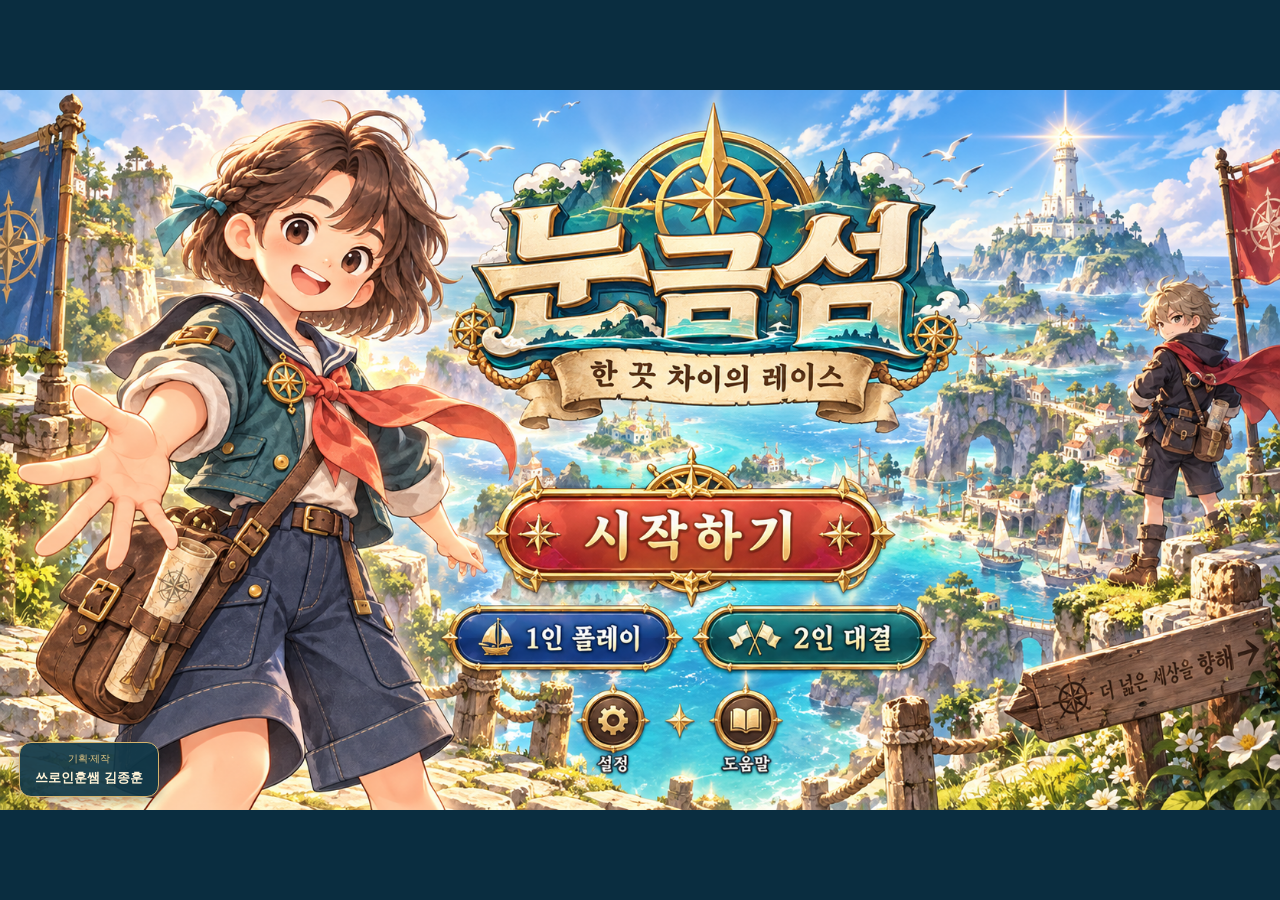
<file: index.html>
<!doctype html><html lang="ko"><head><meta charset="utf-8"><meta name="viewport" content="width=device-width,initial-scale=1,viewport-fit=cover"><meta name="theme-color" content="#123b4d"><title>눈금섬 v6 — 항해 인장을 찾아서</title><link rel="stylesheet" href="style.css"><link rel="stylesheet" href="ui-v4.css"><link rel="stylesheet" href="selection.css"><link rel="stylesheet" href="visibility.css"><link rel="stylesheet" href="board.css"><link rel="stylesheet" href="v6.css?rev=publish-20261018"><script defer src="src/analytics.js"></script><script type="importmap">{"imports":{"three":"./vendor/three.module.min.js"}}</script></head><body><main id="stage"><section id="title" aria-label="눈금섬 메인 화면"><picture><source media="(orientation:portrait)" srcset="assets/title-portrait.png"><img src="assets/title-master.png" alt="눈금섬 — 한 끗 차이의 레이스. 탐험가와 함께 별빛등대로 출발해요." fetchpriority="high"></picture><div class="creator-credit"><span>기획·제작</span><strong>쓰로인훈쌤 김종훈</strong></div><button class="hotspot start" aria-label="시작하기"></button><button class="hotspot solo" aria-label="1인 플레이"></button><button class="hotspot duo" aria-label="2인 대결"></button><button class="hotspot settings" aria-label="설정"></button><button class="hotspot help" aria-label="도움말"></button></section><section id="selection" hidden aria-label="탐험가 선택"><picture class="select-master"><source media="(orientation:portrait)" srcset="assets/selection-mobile.png"><img src="assets/selection-master.png" alt="탐험가 선택"></picture><p id="select-turn"></p><div id="cast-cards"></div><p id="cast-bio"></p><button id="cast-confirm" aria-label="선택 완료"></button><button id="cast-back">돌아가기</button></section><section id="game" hidden aria-label="25칸 눈금섬 보드게임"><img class="plate" src="assets/gameplay-plate.png" alt=""><canvas id="world" aria-label="섬과 다리, 탐험가의 이동 경로"></canvas><div id="hud"><div class="hud-player"><img class="portrait first" src="assets/hero-portrait.png" alt="플레이어 탐험가"><div class="player-info left"></div></div><div class="race-summary"><span id="round"></span><button id="coupon-open" type="button" aria-label="쿠폰 보관함"><img src="assets/inventory-button-v2.png" alt="쿠폰 보관함"></button></div><div class="hud-player opponent"><div class="player-info right"></div><img class="portrait second" src="assets/rival-portrait.png" alt="상대 탐험가"></div><button id="menu" aria-label="게임 설정">☰</button></div><canvas id="minimap" width="240" height="110" aria-label="25칸 전체 진행 지도"></canvas><div id="notice" role="status" aria-live="polite"></div><button id="map-toggle">전체 지도</button><button id="skip">연출 건너뛰기</button><div id="console"><canvas id="dice" aria-label="물리 주사위"></canvas><button id="roll" aria-label="주사위 굴리기">주사위 굴리기</button><div id="choices"></div><div id="instruments"><div id="step"></div><p id="problem-prompt"></p><div id="equation"></div><div id="problem-visual"></div><div id="choice-details"></div><div id="answer-row"><label class="sr-only" for="answer">계산한 답</label><input id="answer" inputmode="decimal" autocomplete="off" maxlength="8" placeholder="답을 입력해요"><button id="erase" aria-label="한 글자 지우기">⌫</button></div><p id="hint"></p><div id="actions"><button id="tutor">힌트</button><button id="reroll">하나 재굴림</button><button id="keep-roll">이전 눈 유지</button><button id="adjust">한 칸 조절</button></div></div><div id="keypad" aria-label="숫자 입력"></div></div></section><dialog id="dialog"></dialog><div id="live" class="sr-only" aria-live="polite"></div></main><script type="module" src="src/board-app.js?rev=publish-20261018"></script></body></html>
</file>
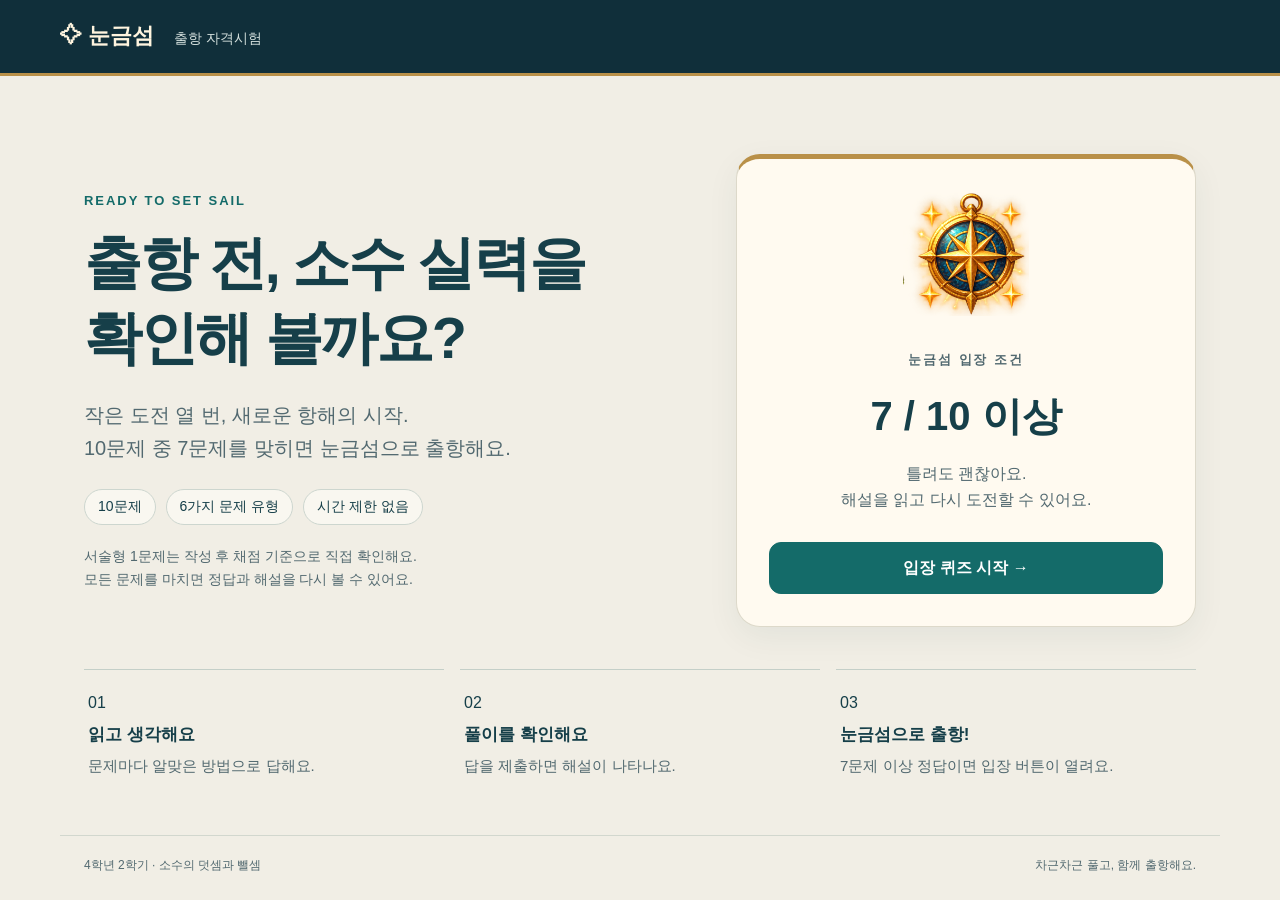
<file: entry-quiz/index.html>
<!doctype html>
<html lang="ko"><head><meta charset="utf-8"><meta name="viewport" content="width=device-width,initial-scale=1"><meta name="theme-color" content="#133f49"><title>눈금섬 · 출항 자격시험</title><link rel="stylesheet" href="style.css"><script defer src="analytics.js"></script></head>
<body><header class="top"><a class="brand" href="index.html" aria-label="입장 퀴즈 처음 화면">✧ 눈금섬 <span>출항 자격시험</span></a></header><main id="app"></main><footer>4학년 2학기 · 소수의 덧셈과 뺄셈 <span>차근차근 풀고, 함께 출항해요.</span></footer><script src="questions.js"></script><script src="app.js"></script></body></html>
</file>
<file: style.css>
*{box-sizing:border-box}html,body{margin:0;width:100%;height:100%;overflow:hidden}body{background:#0a2d40;font-family:"Malgun Gothic","Apple SD Gothic Neo",sans-serif;color:#fff4d6;display:grid;place-items:center}button,input,select{font:inherit}button{cursor:pointer;-webkit-tap-highlight-color:transparent;color:inherit}button:disabled{cursor:default;opacity:.42}button:focus-visible,input:focus-visible,select:focus-visible{outline:4px solid #fff;box-shadow:0 0 0 7px #168cbd;z-index:20}button:hover:not(:disabled){filter:brightness(1.12)}button:active:not(:disabled){transform:translateY(2px)}[hidden]{display:none!important}#stage{position:relative;width:min(100vw,177.77778dvh);height:min(100dvh,56.25vw);container-type:inline-size;overflow:hidden}#title,#game,.plate{position:absolute;inset:0;width:100%;height:100%}#title>img{width:100%;height:100%;object-fit:fill}.hotspot{position:absolute;background:transparent;border:0;border-radius:999px}.hotspot:hover{box-shadow:inset 0 0 18px #fff8}.start{left:38.5%;top:55%;width:31.5%;height:14.5%}.solo{left:35%;top:72%;width:18%;height:8.8%}.duo{left:54.4%;top:72%;width:18.5%;height:8.8%}.settings{left:45.3%;top:83.3%;width:5.8%;height:12%}.help{left:55.5%;top:83.3%;width:5.8%;height:12%}.sr-only{position:absolute;width:1px;height:1px;overflow:hidden;clip-path:inset(50%)}#world{position:absolute;left:0;top:10.5%;width:100%;height:58%}#hud{position:absolute;inset:0 0 auto;height:12%;pointer-events:none}.portrait{position:absolute;top:4%;height:87%;width:6.5%;object-fit:cover;object-position:center 7%;border-radius:50%}.first{left:2%}.second{right:2%;filter:hue-rotate(155deg)}.player-info{position:absolute;top:17%;font-size:1.35cqw;line-height:1.25;text-shadow:0 2px 2px #000}.player-info b{color:#ffe5a0}.player-info small{display:block;font-size:1cqw}.player-info.left{left:11%}.player-info.right{right:11%;text-align:right}#progress{position:absolute;left:25%;width:44%;top:56%;height:17%;display:flex;flex-direction:column;gap:3px}#progress i{display:block;height:5px;max-width:100%;background:#6fffd0;box-shadow:0 0 6px #164e52}#progress i+i{background:#ffad82}#round{position:absolute;top:15%;left:43%;font-size:1cqw;background:#123746b0;padding:.3cqw 1cqw;border-radius:20px}#menu{pointer-events:auto;position:absolute;right:.2%;top:90%;width:3.2cqw;height:3.2cqw;border:2px solid #c9a05b;background:#143747;border-radius:50%;font-size:1.5cqw;box-shadow:0 2px 5px #0007}#notice{position:absolute;top:13%;left:25%;width:50%;text-align:center;font-size:1.4cqw;font-weight:700;text-shadow:0 2px 2px #173c51;background:linear-gradient(90deg,transparent,#12394cdb 15%,#12394cdb 85%,transparent);padding:.55cqw 1cqw;pointer-events:none}#notice:empty{display:none}#console{position:absolute;inset:0;pointer-events:none}#console button,#console input,#console canvas{pointer-events:auto}#dice{position:absolute;left:2.1%;top:69.6%;width:25.8%;height:19.7%;touch-action:manipulation}#roll{position:absolute;left:3%;top:88.6%;width:26%;height:8%;border:0;background:transparent;color:#173a4b;font-size:1.8cqw;font-weight:900;text-shadow:0 1px #fff}#choices{position:absolute;left:2%;top:89%;width:28%;height:8.4%;display:flex;gap:3.3%}#choices button{width:48%;border:0;background:transparent;color:#172d40;font-weight:900;line-height:1.05;font-size:2cqw}#choices small{display:block;font-size:.9cqw;margin-top:.25cqw}#instruments{position:absolute;left:34.7%;top:73.8%;width:29.4%;height:23%;color:#182d3e;text-align:center}#step{font-size:.95cqw;font-weight:700;white-space:nowrap}#equation{font-size:2.5cqw;line-height:1.25;font-weight:900;letter-spacing:-.06cqw;margin-top:.25cqw}#answer-row{display:flex;justify-content:center;height:3cqw;align-items:center;gap:.4cqw;margin-top:.2cqw}#answer{width:11cqw;min-width:0;border:0;border-bottom:2px solid #9b7845;background:#fff9e488;color:#18344a;text-align:center;font-weight:900;font-size:2cqw;border-radius:4px}#erase{border:0;background:transparent;color:#294a5a;font-size:1.7cqw}#hint{font-size:1.02cqw;font-weight:700;line-height:1.32;margin:.25cqw -2.6cqw 0;min-height:2.8cqw;text-shadow:0 1px #fff8}#actions{display:flex;justify-content:center;gap:.8cqw;margin-top:.2cqw}#actions button{font-size:.95cqw;font-weight:700;background:#174557;color:#fff1c6;border:1px solid #d7b36e;border-radius:6px;padding:.35cqw .6cqw;box-shadow:0 2px 3px #1235}#keypad{position:absolute;left:72.65%;top:71.15%;width:14.9%;height:21.65%;display:grid;grid-template-columns:repeat(3,1fr);grid-template-rows:repeat(4,1fr);gap:.15cqw .25cqw;transform:rotate(.5deg)}#keypad button{border:0;background:transparent;color:#47301f;font-size:2.1cqw;font-weight:900;text-shadow:0 1px #fff}#keypad button:last-child{color:#fff;font-size:2.4cqw;text-shadow:0 2px #a34c39}dialog{color:#fff1d5;background:#163a4cf5;border:3px solid #d2ac63;border-radius:18px;width:min(620px,90vw);max-height:88dvh;box-shadow:0 18px 90px #0009;padding:24px;overflow:auto}dialog::backdrop{background:#061f2dc9;backdrop-filter:blur(4px)}dialog h2{margin:0 0 12px;color:#ffe0a0}dialog p{line-height:1.6}dialog button{background:#b5543c;border:2px solid #e3bb77;border-radius:10px;padding:10px 18px;margin:5px;font-weight:700}dialog label{display:flex;align-items:center;justify-content:space-between;gap:12px;margin:12px 0}dialog select{max-width:65%;padding:8px;background:#f5e9cf;border:0;border-radius:6px;color:#203d4b}dialog input[type=range]{width:50%}dialog .record{padding:10px;background:#0d2a3a;border-radius:8px}dialog .close{float:right;padding:5px 12px;font-size:22px}dialog .mini{font-size:13px;opacity:.85}
@media(orientation:portrait){#stage{width:100vw;height:100dvh}#title{top:50%;height:56.25vw;transform:translateY(-50%)}#title .settings,#title .help{min-width:30px;min-height:30px}#game>.plate{object-fit:cover;object-position:center top;height:46%;opacity:0}#world{top:8%;height:39%}#hud{height:8%;background:#12394c;border-bottom:2px solid #d7ba72}.portrait{width:12%;height:90%}.player-info{font-size:3.2cqw;top:15%}.player-info small{font-size:2.7cqw}.player-info.left{left:16%}.player-info.right{right:16%}#round{top:80%;left:39%;font-size:2.3cqw}#progress{left:33%;width:34%;top:65%}.first{left:1%}.second{right:1%}#menu{top:110%;right:1%;width:10cqw;height:10cqw;font-size:5cqw}#notice{top:10%;left:5%;width:82%;font-size:3.3cqw}#console{top:47%;height:53%;background:#143d4c url('assets/gameplay-plate.png') no-repeat left bottom;background-size:280% 245%;border-top:3px solid #d5b579}#dice{left:2%;top:2%;width:48%;height:28%}#roll{left:3%;top:27%;width:45%;height:12%;background:#f1dfb9;border:3px solid #bd9659;border-radius:12px;font-size:4.6cqw}#choices{left:2%;top:28%;width:48%;height:13%;gap:4%}#choices button{background:#f1dfb9;border:2px solid #bd9659;border-radius:10px;font-size:5cqw}#choices small{font-size:2.5cqw}#instruments{left:4%;top:43%;width:92%;height:55%;padding:8px;background:#f4e7cbea;border:3px solid #bb985d;border-radius:12px}#step{font-size:3.3cqw}#equation{font-size:7cqw}#answer-row{height:9cqw;margin-top:1cqw}#answer{width:37cqw;font-size:6cqw}#erase{font-size:6cqw}#hint{font-size:3.1cqw;min-height:9cqw;margin:1cqw 0}#actions{gap:2cqw;margin-top:1cqw}#actions button{font-size:3cqw;padding:1cqw 2cqw}#keypad{left:54%;top:2%;width:43%;height:38%;gap:1cqw;transform:none}#keypad button{background:#f4e4c6;border:2px solid #b99658;border-radius:7px;font-size:5cqw;box-shadow:0 2px #796440}#keypad button:last-child{background:#cd7053;font-size:6cqw}}
.portrait{object-fit:cover;object-position:center}.second{filter:none}#equation svg{display:block;width:100%;height:3.6cqw}#hint{background:#f4e8d1e8;border-radius:5px;padding:.15cqw .25cqw;text-shadow:none}#hint:empty{min-height:0;background:none;padding:0}
#title picture,#title picture img{display:block;width:100%;height:100%}
@media(orientation:portrait){#equation svg{height:13cqw}#title{height:min(100dvh,177.7778vw);width:min(100vw,56.25dvh);left:50%;transform:translate(-50%,-50%)}#title .start{left:13%;top:68%;width:73%;height:10%}#title .solo{left:5%;top:80.3%;width:43%;height:7.2%}#title .duo{left:52%;top:80.3%;width:43%;height:7.2%}#title .settings{left:30%;top:88.5%;width:14%;height:9.2%}#title .help{left:54%;top:88.5%;width:14%;height:9.2%}}
@media(prefers-reduced-motion:reduce){*{scroll-behavior:auto!important}}
@media(orientation:landscape) and (max-width:1100px){#stage:has(#game:not([hidden])){width:100vw;height:100dvh}#game>.plate{display:none}#world{top:12%;width:55%;height:88%}#hud{height:12%;background:#12394c;border-bottom:2px solid #d7ba72}.portrait{width:5.5%;height:95%}.player-info{font-size:1.7cqw;top:5%}.player-info small{font-size:1.3cqw}.player-info.left{left:8%}.player-info.right{right:8%}#round{font-size:1.2cqw;top:6%}#progress{top:67%;left:33%;width:34%}#menu{right:1%;top:105%;width:4.5cqw;height:4.5cqw;font-size:2cqw}#notice{top:14%;left:1%;width:53%;font-size:1.65cqw}#console{left:55%;top:12%;width:45%;height:88%;background:#143d4c url('assets/gameplay-plate.png') no-repeat left bottom;background-size:280% 245%;border-left:3px solid #c6a66b}#dice{left:1%;top:1%;width:47%;height:34%}#roll{left:2%;top:36%;width:46%;height:13%;background:#f1dfb9;border:2px solid #bd9659;border-radius:9px;font-size:2cqw}#choices{left:2%;top:36%;width:46%;height:13%}#choices button{background:#f1dfb9;border:2px solid #bd9659;border-radius:8px;font-size:2.2cqw}#choices small{font-size:1.1cqw}#keypad{left:53%;top:1%;width:43%;height:49%;gap:.45cqw;transform:none}#keypad button{background:#f4e4c6;border:2px solid #b99658;border-radius:7px;font-size:2.5cqw}#keypad button:last-child{background:#cd7053;font-size:3cqw}#instruments{left:3%;top:53%;width:94%;height:45%;background:#f4e7cbed;border:2px solid #bb985d;border-radius:9px;padding:.5cqw}#step{font-size:1.2cqw}#equation{font-size:2.5cqw}#answer-row{height:3.3cqw}#answer{width:19cqw;font-size:2.5cqw}#hint{font-size:1.15cqw;min-height:2.7cqw;margin:.2cqw 0}#actions{margin-top:.1cqw}#actions button{font-size:1.1cqw;padding:.3cqw .7cqw}#equation svg{height:4.5cqw}}
</file>
<file: ui-v4.css>
/* Image slots are mapped in layout.js. Typography follows the containing stage. */
#hud{height:12%;background:#123747f5;border-bottom:2px solid #d6b574}
.player-info{top:10%;font-size:1.05cqw;line-height:1.3;text-shadow:none;width:28%}.player-info.left{left:9%}.player-info.right{right:9%}.player-info strong{display:block;font-size:1.8cqw;color:#fff5d8}.player-info small{font-size:.95cqw;color:#e2f3ee}.portrait{width:7%;height:94%;top:3%;border:2px solid #d9b978;background:#163f50}.first{left:1%}.second{right:1%}
#progress{left:39%;width:22%;top:65%;height:4px;background:#668591;display:block;border-radius:9px}#progress i{position:absolute;top:-6px;width:16px!important;height:16px;border:2px solid #143747;border-radius:50%;background:#70f5d3;transform:translateX(-50%)}#progress i+i{top:7px;background:#ffc09b}#progress i::after{content:'1';position:absolute;font-size:9px;left:3px;top:0;color:#132e3c;font-style:normal;font-weight:900}#progress i+i::after{content:'2'}#round{left:38%;width:24%;top:17%;font-size:1.05cqw;text-align:center;background:none;padding:0}
#notice{top:13%;font-size:1.45cqw;line-height:1.35;width:52%;left:24%;border-radius:20px;background:#123747f2;box-shadow:0 3px 12px #1236}
#roll{background:#f3e2bf;border:3px solid #be975b;border-radius:12px;box-shadow:inset 0 0 0 3px #ffefd0,0 4px 0 #654b30;font-size:1.7cqw;line-height:1.1;padding:0 4px}#roll:not(:disabled){animation:invite 2.5s ease-in-out infinite}#roll:active{box-shadow:inset 0 3px 9px #6b4c44;transform:translateY(3px)}@keyframes invite{50%{filter:brightness(1.12)}}
#step{display:none}#instruments{display:flex;flex-direction:column;justify-content:center;gap:.35cqw}#equation{font-size:2.65cqw;margin:0;line-height:1.15}#answer-row{height:3.2cqw;margin:0}#answer{font-size:2.35cqw;width:13cqw;background:#fff9e9;color:#173747}#answer::placeholder{font-size:1.15cqw;color:#52616a}#erase{min-width:40px;height:100%;background:#e4d2ae;border-radius:6px;color:#183747}
#hint{position:fixed;left:31%;bottom:34%;width:38%;padding:12px 16px;border:2px solid #ac8951;box-shadow:0 4px 18px #1235;background:#fff6df;color:#163747;font-size:clamp(14px,1.2cqw,23px);line-height:1.5;margin:0;z-index:5;text-align:left}#hint:empty{display:none}#actions{position:absolute;top:143px;left:0;width:100%;margin:0;gap:.5cqw}#actions button{font-size:1cqw;min-height:35px;padding:.45cqw .7cqw}
#keypad{transform:none;gap:.2cqw}#keypad button{font-size:2.25cqw;color:#352719;text-shadow:none;border-radius:7px;transition:box-shadow .08s,transform .08s}#keypad button:active{background:#c6a779aa;box-shadow:inset 0 4px 6px #39291988;transform:translateY(3px)}#keypad button:last-child{color:#49241a;text-shadow:none}#choices button{border-radius:8px}#choices button:hover{background:#fff4d877}#choices button:active{transform:scale(.96)}#choices small{font-size:1cqw;line-height:1.25}#map-toggle,#skip{position:absolute;top:20%;right:1.5%;min-height:40px;padding:8px 14px;border:2px solid #d1ad6b;border-radius:10px;background:#163c4f;color:#fff3d6;font-size:1cqw;z-index:3}#skip{top:26%}#menu{top:110%;right:1.5%;width:40px;height:40px;font-size:21px}
.record img{height:74px;width:74px;object-fit:cover;float:left;margin-right:14px;border-radius:50%;background:#285164}.record{min-height:100px}
@media(orientation:portrait){.player-info{width:33%;font-size:2.8cqw;top:7%}.player-info.left{left:14%}.player-info.right{right:14%}.player-info strong{font-size:3.55cqw}.player-info small{font-size:2.35cqw}.portrait{width:12%;height:74%}#hud{height:11%}#progress{top:89%;left:20%;width:60%}#round{top:71%;left:35%;width:30%;font-size:2.5cqw}#world{top:11%;height:36%}#notice{top:12%;left:2%;width:75%;font-size:3.4cqw;padding:6px}#map-toggle,#skip{top:19%;right:2%;font-size:3cqw;padding:5px 8px;min-height:36px}#skip{top:25%}#menu{top:113%;right:2%;width:38px;height:38px}#instruments{gap:1.5cqw;justify-content:flex-start}#equation{font-size:7cqw;margin-top:1cqw}#answer-row{height:10cqw}#answer{font-size:6cqw;width:45cqw}#answer::placeholder{font-size:3.5cqw}#hint{left:4%;width:92%;bottom:54%;font-size:3.5cqw;padding:10px}#actions{position:static;margin-top:1cqw;gap:2cqw}#actions button{font-size:3cqw;min-height:40px}#roll{font-size:4.5cqw}#keypad button{font-size:5.4cqw}#choices small{font-size:2.5cqw}}
@media(orientation:landscape) and (max-width:1100px){#hud{height:16%}.player-info{font-size:1.4cqw;width:28%}.player-info strong{font-size:2cqw}.player-info small{font-size:1.25cqw}.portrait{width:6%;height:95%}#world,#console{top:16%;height:84%}#notice{top:18%;left:1%;width:45%;font-size:1.5cqw}#map-toggle,#skip{top:33%;right:46%;font-size:1.3cqw;min-height:32px;padding:4px}#skip{top:44%}#menu{top:110%;right:46%;width:32px;height:32px}#equation{font-size:2.7cqw}#instruments{gap:.5cqw}#answer-row{height:4cqw}#answer{width:20cqw;font-size:2.5cqw}#answer::placeholder{font-size:1.5cqw}#actions{position:static}#actions button{font-size:1.3cqw;min-height:32px}#hint{left:2%;bottom:3%;width:49%;font-size:1.5cqw;padding:8px}#keypad button{font-size:2.5cqw}#roll{font-size:2cqw}#choices small{font-size:1.2cqw}}
@media(prefers-reduced-motion:reduce){#roll{animation:none}}

#keypad{grid-template-rows:repeat(4,minmax(0,1fr))}#keypad button{min-height:0;line-height:1;padding:0;display:grid;place-items:center}#actions{top:calc(100% + 1.2cqw)}

#equation{line-height:1.4}#keypad button,#keypad button:last-child{font-size:1.9cqw;line-height:1.2}.player-info{font-size:clamp(12px,1.05cqw,24px)}.player-info small{font-size:clamp(11px,.95cqw,22px)}.place-help{text-align:center}.place-help pre{font:700 22px/1.35 monospace;margin:6px auto;display:table;text-align:right;letter-spacing:5px}
@media(orientation:portrait){#keypad button,#keypad button:last-child{font-size:clamp(20px,5.4cqw,32px)}.player-info{font-size:3.1cqw}.player-info small{font-size:2.8cqw;line-height:1.25}.player-info strong{font-size:3.6cqw}#cast-bio{word-break:keep-all;font-size:3.1cqw}}
@media(orientation:landscape) and (max-width:1100px){#keypad button,#keypad button:last-child{font-size:clamp(20px,2.5cqw,32px)}.player-info{font-size:1.4cqw}.player-info small{font-size:1.3cqw}#round{font-size:1.25cqw}#map-toggle,#skip{font-size:1.5cqw}}

.treasure-pop{animation:treasureFlash .65s ease-out 2}@keyframes treasureFlash{45%{filter:brightness(1.7);transform:translateY(-3px)}}@media(prefers-reduced-motion:reduce){.treasure-pop{animation:none}}

#keypad button:last-child{color:#351c16}@media(orientation:portrait){#keypad{height:40%}}@media(orientation:landscape) and (max-width:1100px){#keypad{height:56%;gap:2px}#instruments{top:58%;height:40%}}

#roll{background:#f3e2bf url('assets/roll-parchment.png') center/100% 100% no-repeat;border:0;box-shadow:0 3px 5px #291c22aa}#hud{background:#123747}@media(orientation:portrait){#keypad button{background:#f4e4c6 url('assets/key-ivory.png') center/100% 100% no-repeat}#keypad button:last-child{background:#cd7053 url('assets/key-confirm.png') center/100% 100% no-repeat}}@media(orientation:landscape) and (max-width:1100px){#keypad button{background:#f4e4c6 url('assets/key-ivory.png') center/100% 100% no-repeat}#keypad button:last-child{background:#cd7053 url('assets/key-confirm.png') center/100% 100% no-repeat}}
body{padding:env(safe-area-inset-top) env(safe-area-inset-right) env(safe-area-inset-bottom) env(safe-area-inset-left)}#stage{max-width:100%;max-height:100%}
</file>
<file: selection.css>
#selection{position:absolute;inset:0;background:#173d50;overflow:hidden}#selection>.select-master{width:100%;height:100%;object-fit:fill;position:absolute}#select-turn{position:absolute;top:14%;left:20%;width:60%;text-align:center;color:#fff3d8;font-size:1.55cqw;text-shadow:0 2px 3px #163244;margin:0}#cast-cards{position:absolute;left:6%;top:23%;width:88%;height:54%;display:grid;grid-template-columns:repeat(4,1fr);gap:2%}.cast-card{position:relative;border:2px solid transparent;background:transparent;border-radius:18px;padding:0;overflow:visible;color:#143749}.cast-card img{height:88%;width:100%;object-fit:contain;transition:transform .2s;filter:drop-shadow(0 8px 5px #152f3b33)}.cast-card b{position:absolute;bottom:0;left:0;width:100%;font-size:2cqw;background:#fff0d3e8;border-radius:9px;padding:5px}.cast-card[aria-pressed=true]{border-color:#ffe8ac;box-shadow:0 0 25px #fff1a799;background:#fff3c322}.cast-card[aria-pressed=true] img{transform:scale(1.09) translateY(-2%);animation:nod .4s ease-out}.cast-card:disabled{opacity:.3}.cast-card:hover img{transform:scale(1.05)}#cast-bio{position:absolute;top:78%;left:12%;width:76%;text-align:center;color:#fff8e7;font-size:1.25cqw;text-shadow:0 2px 3px #153340;margin:0}#cast-confirm{position:absolute;left:37%;top:87%;width:26%;height:9%;background:transparent;border:0;border-radius:20px}#cast-back{position:absolute;left:3%;top:3%;background:#173e50df;border:1px solid #d9b977;border-radius:10px;padding:9px 16px;font-size:1.1cqw}#cast-confirm:disabled{background:#173e5088}#cast-confirm:focus-visible{outline:4px solid white}@keyframes nod{50%{transform:scale(1.1) translateY(-4%) rotate(2deg)}}
@media(orientation:portrait){#selection>.select-master{object-fit:cover;opacity:.45}#select-turn{top:10%;left:5%;width:90%;font-size:5cqw;background:#173d50;padding:10px;border:1px solid #ddbb78;border-radius:12px}#cast-cards{top:21%;height:57%;left:7%;width:86%;grid-template-columns:repeat(2,1fr);gap:3% 6%}.cast-card{background:#fff0d3bb!important;border:2px solid #d8b46c;overflow:hidden}.cast-card img{height:90%}.cast-card b{font-size:4.5cqw;padding:3px}#cast-bio{top:80%;left:5%;width:90%;font-size:3.6cqw;background:#173d50;padding:8px;border-radius:8px}#cast-confirm{left:20%;top:90%;width:60%;height:7%;background:#ecd4a0;border:3px solid #bc9354;color:#143747;font-size:5cqw;font-weight:900}#cast-confirm::after{content:'선택 완료'}#cast-back{font-size:3.5cqw;top:3%}}

@media(orientation:landscape){#select-turn{top:15.5%}#cast-cards{left:11.6%;width:77.2%;top:25%;height:46%;gap:5.6%}.cast-card b{font-size:1.7cqw}#cast-bio{top:76%;font-size:1.25cqw}#cast-confirm{left:35%;top:83.5%;width:30%;height:11%}}

.select-master img{width:100%;height:100%;object-fit:fill;display:block}@media(orientation:portrait){#selection>.select-master{opacity:1}#select-turn{top:13%;font-size:3.4cqw;background:none;border:0}#cast-cards{top:23%;height:53%;gap:8% 6%}.cast-card{background:transparent!important;border:0;border-radius:0}.cast-card b{font-size:4cqw}#cast-bio{top:80%;background:none;font-size:3.4cqw}#cast-confirm{background:transparent;border:0}#cast-confirm::after{content:none}}

#selection .select-master img{object-fit:contain}#selection #cast-cards{inset:0;width:100%;height:100%;display:block;pointer-events:none}#cast-cards .cast-card{position:absolute;pointer-events:auto}.cast-card img{height:92%}#select-turn,#cast-bio{display:flex;align-items:center;justify-content:center;padding:0;margin:0}#cast-back{padding:3px;font-size:clamp(11px,1cqw,18px)}
</file>
<file: visibility.css>
/* HUD owns its rows; no status text shares space with race progress. */
#hud{height:auto;min-height:11%;padding:10px 14px;display:grid;grid-template-columns:minmax(0,1fr) minmax(160px,.8fr) minmax(0,1fr);gap:16px;align-items:center;background:#123747;z-index:4}
.hud-player{display:grid;grid-template-columns:clamp(48px,6cqw,100px) minmax(0,1fr);gap:12px;align-items:center;min-width:0}.hud-player.opponent{grid-column:3;grid-template-columns:minmax(0,1fr) clamp(48px,6cqw,100px)}
#hud .portrait{position:static;width:100%;height:auto;aspect-ratio:1;object-fit:cover;border-radius:50%}
#hud .player-info{position:static;width:auto;text-align:left;font-size:clamp(12px,1.1cqw,22px);line-height:1.35;min-width:0}#hud .player-info.right{text-align:right}
#hud .player-info strong{font-size:clamp(16px,1.85cqw,37px);white-space:nowrap;line-height:1.35}
#hud .player-info small{display:flex;flex-wrap:wrap;gap:0 9px;font-size:clamp(11px,.95cqw,19px);line-height:1.4}#hud .player-info.right small{justify-content:flex-end}#hud .player-info small span{white-space:nowrap}
.race-summary{display:flex;flex-direction:column;gap:18px;align-self:center;min-width:0}#round{position:static;width:auto;font-size:clamp(12px,1cqw,20px);line-height:1.3;padding:0;text-align:center;white-space:nowrap}
#progress{position:relative;left:auto;top:auto;width:calc(100% - 20px);margin:0 10px 14px;height:4px}
#menu{position:absolute;top:calc(100% + 8px);right:14px}
#notice{top:calc(var(--hud-height,110px) + 8px);left:15%;width:70%;font-size:clamp(13px,1.4cqw,25px);line-height:1.35;padding:7px 12px;z-index:3}
#world{top:calc(var(--hud-height,110px) + 50px);height:calc(68.5% - var(--hud-height,110px) - 50px)}
#map-toggle{top:calc(var(--hud-height,110px) + 58px)}#skip{top:calc(var(--hud-height,110px) + 106px)}
#keypad button{font-family:Arial,"Malgun Gothic",sans-serif;font-variant-numeric:tabular-nums}
#keypad .key-face{display:flex;align-items:center;justify-content:center;line-height:1;position:absolute;inset:0;pointer-events:none;transform:translateY(-1px)}
#keypad button{position:relative}#keypad[data-art-slots="true"]{display:block;gap:0}#keypad[data-art-slots="true"] button{position:absolute}
@media(orientation:portrait){
 #hud{padding:8px;grid-template-columns:minmax(0,1fr) minmax(0,1fr);gap:8px 12px;min-height:0}
 .hud-player{grid-template-columns:clamp(34px,9cqw,62px) minmax(0,1fr);gap:6px}.hud-player.opponent{grid-template-columns:minmax(0,1fr) clamp(34px,9cqw,62px)}
 #hud .player-info{font-size:clamp(11px,2.8cqw,18px)}#hud .player-info strong{font-size:clamp(12px,3.3cqw,23px)}#hud .player-info small{font-size:clamp(10px,2.5cqw,15px);gap:0 6px}
 .hud-player.opponent{grid-column:2;grid-row:1}.race-summary{grid-row:2;grid-column:1/-1;display:grid;grid-template-columns:max-content minmax(0,1fr);gap:12px;align-items:center;padding:3px 2px 7px}#round{font-size:clamp(11px,2.6cqw,16px)}#progress{margin:0 10px 0;width:calc(100% - 20px)}
 #notice{top:calc(var(--hud-height,104px) + 6px);left:2%;width:calc(100% - 58px);font-size:clamp(12px,3.1cqw,20px);padding:7px 8px}
 #world{top:calc(var(--hud-height,104px) + 44px);height:calc(47% - var(--hud-height,104px) - 44px)}
 #menu{right:8px;top:calc(100% + 6px)}#map-toggle{top:calc(var(--hud-height,104px) + 50px);font-size:12px;min-height:32px}#skip{top:calc(var(--hud-height,104px) + 89px);font-size:12px;min-height:32px}
}
@media(orientation:landscape) and (max-width:1100px){
 #hud{padding:5px 10px;gap:10px;grid-template-columns:1fr .75fr 1fr;min-height:0}.hud-player{grid-template-columns:42px minmax(0,1fr);gap:7px}.hud-player.opponent{grid-template-columns:minmax(0,1fr) 42px}
 #hud .player-info{font-size:11px}#hud .player-info strong{font-size:15px}#hud .player-info small{font-size:10px;gap:0 5px}#round{font-size:11px}.race-summary{gap:14px}#progress{margin-bottom:8px}
 #console{top:var(--hud-height,72px);height:calc(100% - var(--hud-height,72px))}#world{top:calc(var(--hud-height,72px) + 40px);height:calc(100% - var(--hud-height,72px) - 40px)}#notice{top:calc(var(--hud-height,72px) + 5px);left:1%;width:48%;font-size:12px;padding:5px}
 #menu{right:46%;top:calc(100% + 4px)}#map-toggle{top:calc(var(--hud-height,72px) + 44px);right:46%;font-size:11px}#skip{top:calc(var(--hud-height,72px) + 82px);right:46%;font-size:11px}
}

#game::after{content:'';position:absolute;top:var(--hud-height,110px);left:0;width:100%;height:50px;background:#123747;pointer-events:none;z-index:0}#world{z-index:1}#console{z-index:2}
@media(orientation:portrait){#game::after{height:44px}#hud .player-info{font-size:clamp(12px,3.1cqw,19px)}#hud .player-info strong{font-size:clamp(14px,3.8cqw,24px)}#hud .player-info small{font-size:clamp(11px,2.8cqw,16px)}}
@media(orientation:landscape) and (max-width:1100px){#game::after{height:40px;width:55%}}

/* Keep the entire figure above its name; selection never enlarges the sprite. */
#cast-cards .cast-card img{position:absolute;left:8%;top:1%;width:84%;height:82%;object-fit:contain;object-position:center bottom;transform:none!important;animation:none!important}
#cast-cards .cast-card b{bottom:0;height:14%;display:flex;align-items:center;justify-content:center;padding:0}
#choices button{display:flex;align-items:center;justify-content:center;flex-direction:row;gap:.45em;white-space:nowrap;line-height:1;padding:0 4px;font-size:clamp(15px,1.65cqw,32px)}
#choices small{display:inline;font-size:.64em!important;line-height:1;margin:0}
@media(orientation:portrait){#choices button{font-size:clamp(14px,3.8cqw,24px)}}
@media(orientation:landscape) and (max-width:1100px){#choices button{font-size:clamp(12px,1.7cqw,20px);gap:.25em}}
</file>
<file: board.css>
/* v5 only: retains v4 art-space keypad and character selection geometry. */
#minimap{position:absolute;right:15px;top:calc(var(--hud-height,110px) + 105px);width:150px;height:69px;border:1px solid #e5c787;border-radius:12px;background:#113746dc;z-index:3;pointer-events:none}
#skip{right:180px}#world{background:#123747}#instruments{height:auto!important;min-height:19%;top:72%!important;justify-content:flex-start;gap:.15cqw}#equation{font-size:clamp(18px,2.1cqw,38px);line-height:1.2;margin:0}#problem-prompt{font-size:clamp(12px,1cqw,19px);line-height:1.35;margin:0 0 3px;color:#193c49}#problem-visual:empty{display:none}#problem-visual svg{height:65px;max-width:100%;display:block;margin:auto}#problem-visual:has(rect) svg{height:75px}#instruments:has(#problem-visual rect){padding-right:90px}#instruments:has(#problem-visual rect) #problem-visual{position:absolute;right:0;top:5px}#choice-details p{font-size:clamp(12px,1.15cqw,20px);margin:4px 0;color:#183b48}#choice-details .danger{color:#8a2636}#actions{position:static;display:flex;flex-wrap:wrap;justify-content:center;gap:5px;margin:4px 0 0}#actions button{font-size:clamp(11px,.85cqw,16px);min-height:30px;padding:4px 7px;white-space:nowrap}#answer-row{height:2.8cqw;min-height:34px}#answer{font-size:clamp(22px,2cqw,34px)}#choices button{font-size:clamp(13px,1.5cqw,28px)}#choices small{font-size:.62em!important}#hint{z-index:8;max-height:40vh;overflow:auto}#hint pre{font:700 22px/1.35 monospace;white-space:pre;text-align:center}
dialog{max-width:min(980px,94vw);max-height:92dvh;overflow:auto}dialog p,dialog dd{line-height:1.5}.map-grid{display:grid;grid-template-columns:repeat(4,1fr);gap:12px}.map-card{padding:0 0 12px;overflow:hidden;border:2px solid #8b7955;border-radius:14px;background:#143a48;color:#fff4d6;display:flex;flex-direction:column;align-items:center;gap:8px}.map-card img{width:100%;height:130px;object-fit:cover}.map-card b{font-size:22px}.map-card span{font-size:13px}.map-card[aria-pressed=true]{border:3px solid #ffdb8a;box-shadow:0 0 0 2px #9acdb2}.map-options{display:flex;gap:18px;flex-wrap:wrap;margin:16px 0}dialog dt{font-weight:bold;color:#916322}dialog dd{margin:0 0 10px}.map-options label{display:flex;gap:8px;align-items:center}#feedback-continue{min-height:44px}#map-confirm{font-size:20px;min-height:46px}
@media(orientation:portrait){#minimap{width:95px;height:44px;right:8px;top:calc(var(--hud-height,104px) + 90px)}#skip{right:8px;top:calc(var(--hud-height,104px) + 140px)}#instruments{top:44%!important;min-height:54%;height:auto!important;padding:10px!important;gap:4px}#problem-prompt{font-size:clamp(12px,2.9cqw,19px)}#equation{font-size:clamp(18px,4.6cqw,30px)}#answer-row{height:9cqw;min-height:36px}#answer{font-size:clamp(22px,5cqw,32px)}#choice-details p{font-size:clamp(13px,3cqw,20px)}#actions button{font-size:clamp(11px,2.7cqw,17px);min-height:34px}#problem-visual svg{height:50px}#problem-visual:has(rect) svg{height:60px}#instruments:has(#problem-visual rect){padding-right:80px!important}.map-grid{grid-template-columns:repeat(2,1fr)}.map-card img{height:105px}.map-card b{font-size:18px}.map-card span{font-size:12px}#choices button{font-size:clamp(12px,3.3cqw,22px)}}
@media(orientation:landscape) and (max-width:1100px){#minimap{width:85px;height:39px;right:46%;top:calc(var(--hud-height,72px) + 80px)}#instruments{top:58%!important;min-height:40%;height:auto!important;padding:5px!important}#problem-prompt{font-size:11px;line-height:1.2}#equation{font-size:17px}#problem-visual svg{height:38px}#problem-visual:has(rect) svg{height:46px}#instruments:has(#problem-visual rect){padding-right:55px!important}#actions button{font-size:11px;min-height:26px;padding:3px}#answer-row{height:29px;min-height:29px}#answer{font-size:21px}#choice-details p{font-size:12px;margin:2px}#choices button{font-size:13px}dialog{max-height:95dvh}.map-card img{height:70px}.map-card b{font-size:16px}.map-card span{font-size:11px}}

@media(orientation:landscape) and (min-width:1101px){#instruments{top:74.5%!important;min-height:0;background:#fff1d9f2;border:1px solid #b89c67;border-radius:10px;padding:7px 10px;box-shadow:0 2px 5px #493b2533}#equation{font-size:clamp(18px,1.8cqw,34px)}#problem-prompt{font-size:clamp(12px,.95cqw,18px)}}
#answer-row{margin-top:12px!important;flex-shrink:0}#equation,#problem-prompt{flex-shrink:0}
#game[data-problem="line"] #equation{display:none}@media(orientation:landscape) and (max-width:1100px){#problem-visual svg{height:28px}#answer-row{margin-top:9px!important}#instruments{gap:1px}#actions{margin-top:1px}}

#game[data-problem="line"] #problem-visual svg{height:60px;width:100%}
@media(orientation:landscape) and (max-width:1100px){#game[data-problem="line"] #instruments{top:52%!important}#game[data-problem="line"] #keypad{height:49%}#game[data-problem="line"] #problem-visual svg{height:52px}}
</file>
<file: v6.css>
.fraction{display:inline-flex;flex-direction:column;align-items:stretch;text-align:center;vertical-align:middle;font-size:.85em;line-height:1.08;margin:0 .2em;min-width:1em}.fraction>span{padding:.06em .12em}.fraction>span+span{border-top:2px solid currentColor}.fraction:focus-visible{outline:2px solid #168eae}
#voyage{position:absolute;inset:0;background:#123b4d;display:flex;align-items:center;justify-content:center;z-index:10}#voyage[hidden]{display:none}.voyage-art{position:relative;width:min(100%,177.68vh);aspect-ratio:1672/941;container-type:inline-size}.voyage-art picture,.voyage-art img{display:block;width:100%;height:100%}.voyage-art button{cursor:pointer}.map-hit,.mode-hit,#map-confirm{position:absolute;background:transparent;border:3px solid transparent;box-shadow:none;padding:0;border-radius:12px}.map-hit[aria-pressed=true],.mode-hit[aria-pressed=true]{border-color:#fff4af;box-shadow:0 0 15px #ffe695,inset 0 0 12px #ffe69566}.map-hit:focus-visible,.mode-hit:focus-visible,#map-confirm:focus-visible{outline:4px solid white;outline-offset:2px}.map-hit{top:16%;width:19.6%;height:46.5%}.map-hit-0{left:8.1%}.map-hit-1{left:29.5%}.map-hit-2{left:51%}.map-hit-3{left:72.2%}.seal{position:absolute;right:6%;top:3%;color:#ffe28a;font-size:3cqw;text-shadow:0 2px 5px #173f4e}.mode-hit{top:84.8%;height:8%;width:17.3%}.mode-hit-0{left:20.7%}.mode-hit-1{left:41.7%}.mode-hit-2{left:62.4%}#map-confirm{left:86%;top:78%;width:10%;height:18%}.voyage-details{position:absolute;left:17%;top:66%;width:66%;height:15%;display:flex;align-items:center;justify-content:space-evenly;flex-direction:column;color:#173f4e;font-size:1.15cqw;line-height:1.2}.voyage-details nav,.voyage-status{display:flex;align-items:center;justify-content:center;gap:1cqw}.voyage-details button,.voyage-details select{font:inherit;padding:.2em .6em;color:#173f4e;background:#fff3ce;border:1px solid #9c7840;border-radius:5px}.voyage-details button[aria-pressed=true]{background:#174e5b;color:#fff3ce}.voyage-details strong{font-size:1.5cqw}.voyage-utility{position:absolute;top:5%;font-size:1.2cqw;padding:.5em;background:#133f50e8;color:#fff2ce;border:1px solid #dfba70;border-radius:7px}#voyage-back{left:3%}#voyage-records{right:3%}#equation:has(.fraction){line-height:1.1;font-size:1.5cqw}#instruments:has(.fraction){overflow:visible}#dialog .fraction{font-size:1em}
@media(orientation:portrait){.voyage-art{width:min(100%,56.28vh);aspect-ratio:941/1672}.map-hit{width:43%;height:19.5%;top:15%}.map-hit-0,.map-hit-2{left:5%}.map-hit-1,.map-hit-3{left:52%}.map-hit-2,.map-hit-3{top:37%}.mode-hit{top:79%;height:6%;width:30%}.mode-hit-0{left:3%}.mode-hit-1{left:35%}.mode-hit-2{left:67%}#map-confirm{left:12%;top:87%;width:76%;height:8%}.voyage-details{left:8%;top:63.5%;width:84%;height:12%;font-size:3cqw}.voyage-details strong{font-size:3.2cqw}.voyage-details nav,.voyage-status{gap:1cqw}.voyage-details button,.voyage-details select{padding:.25em .35em}.voyage-utility{top:1%;font-size:3cqw}.seal{font-size:7cqw}#equation:has(.fraction){font-size:20px}}
@media(max-width:1100px) and (orientation:landscape){#equation:has(.fraction){font-size:19px}}
#choices .die-caption{display:flex;align-items:center;justify-content:center;font-weight:800;color:#173747;font-size:1.6cqw;white-space:nowrap;line-height:1.1}#choices{pointer-events:none}@media(max-width:1100px){#choices .die-caption{font-size:18px}}#voyage select[hidden]{display:none}
.ending{display:flex;align-items:center;gap:20px;border-radius:18px;background:linear-gradient(130deg,#123d51,#217679);padding:16px;color:#fff0c8}.ending>img{height:180px;width:130px;object-fit:contain}.ending strong{font-size:24px}.ending p{margin:10px 0}.ending-seals{display:flex;gap:12px}.ending-seals>span{display:flex;flex-direction:column;align-items:center;font-size:30px;opacity:.35}.ending-seals>span.earned{opacity:1;color:#ffe39a}.ending-seals small{font-size:13px}.golden-ending{background:linear-gradient(120deg,#12334b,#71552f);border:2px solid #d9b768;box-shadow:inset 0 0 28px #ffdb8066}.golden-ending strong{color:#ffe39a}@media(max-width:500px){.ending{gap:8px;padding:10px}.ending>img{width:80px;height:140px}.ending strong{font-size:18px}.ending p{font-size:13px}.ending-seals{gap:6px}.ending-seals small{font-size:11px}}
@media(orientation:portrait){.voyage-details{font-size:3.4cqw}.voyage-details strong{font-size:3.6cqw}}
@media(orientation:landscape) and (min-width:900px) and (max-width:1100px){.voyage-details{font-size:1.4cqw}.voyage-details strong{font-size:1.7cqw}}
#problem-prompt .fraction{font-size:max(1em,15px)}#hint .fraction{font-size:max(1em,16px)}
@media(orientation:landscape) and (max-width:1100px){#game[data-problem="fraction"] #instruments,#game[data-problem="relation"] #instruments{top:52%!important}#game[data-problem="fraction"] #keypad,#game[data-problem="relation"] #keypad{height:49%}}
.ending-avatar{width:180px;height:180px;flex-shrink:0;background-size:400% 300%;background-position:66.6667% 100%;animation:celebrate-in .7s ease-out}.ending-seals .earned{animation:seal-in 1s ease-out}@keyframes celebrate-in{from{transform:translateY(16px);opacity:0}to{transform:translateY(0);opacity:1}}@keyframes seal-in{from{transform:scale(.6);filter:brightness(3)}to{transform:scale(1);filter:brightness(1)}}@media(max-width:500px){.ending-avatar{width:100px;height:130px;background-size:400% 300%}}@media(prefers-reduced-motion:reduce){.ending-avatar,.ending-seals .earned{animation:none}}
@media(max-width:500px){.ending-avatar{width:100px;height:100px}}
#choices .die-caption{flex:1;min-width:0;height:100%}@media(max-width:1100px){#choices .die-caption{font-size:14px;background:#fff0cc;border:2px solid #b89658;border-radius:8px}}
/* Text safety pass: fixed copy is raster artwork; live copy owns opaque panels. */
.voyage-details{top:65.7%;height:15.2%;justify-content:space-between;gap:4px;background:#fff0d2;font-size:1.2cqw}
.voyage-details nav{height:25%;flex-shrink:0;gap:12px}.voyage-details nav .art-label{width:9cqw;height:100%;padding:0;border:2px solid transparent;background:none;box-shadow:none;border-radius:5px}
.art-label img,.fixed-label-art{display:block;width:100%;height:100%;object-fit:fill}.voyage-details nav .art-label[aria-pressed=true]{border-color:#15566a;box-shadow:0 0 0 2px #15566a}
#map-learning{display:block;height:45%;width:75%;flex-shrink:0}#map-learning img{width:100%;height:100%;object-fit:contain;display:block}#map-description:empty{display:none}#map-description{font-size:14px;line-height:1}.voyage-status{height:26%;flex-shrink:0}.voyage-status button,.voyage-status select{font-size:inherit;background:#fff8e8;border:1px solid #8a6a39;color:#173d4c;padding:3px 8px}.voyage-status button:disabled{opacity:1;color:#665b49;background:#eee3cc}
.voyage-utility.art-label{width:9cqw;height:2.8cqw;padding:0;border:0;background:none}
#select-turn,#cast-bio{background:#123747!important;color:#fff5db!important;border:2px solid #d9bd7e!important;border-radius:8px;padding:6px 10px!important;text-shadow:none;box-sizing:border-box;line-height:1.35}
#cast-cards .cast-card b{background:#fff0d2;border-radius:6px;overflow:hidden}#cast-cards .cast-card b .cast-name-art{position:static;width:100%;height:100%;object-fit:contain;filter:none}#cast-confirm{padding:0!important;border:0!important}#cast-confirm::after{content:none!important}
#notice{background:#123747;color:#fff5db;text-shadow:none;border-radius:7px}#instruments{background:#fff0d2!important;color:#173747!important;box-shadow:none}#hint{background:#fff0d2!important;color:#173747!important;text-shadow:none;border:2px solid #a5824c;line-height:1.55;padding:12px}#hint:empty{display:none}#tutor{padding:0!important;width:72px!important;height:32px!important;border:0!important;background:none!important;box-shadow:none!important}
dialog{background:#163a4c;color:#fff5db}dialog p,dialog dd{word-break:keep-all}dialog .close{float:none;position:absolute;right:12px;top:10px}dialog:has(.close) h2{padding-right:54px}dialog h2{line-height:1.45}dialog button{min-height:44px}.ending{background:#194654}.golden-ending{background:#435044}.ending-seals>span{opacity:1;color:#a6b3b4}.ending-seals small{font-size:14px}#hud .player-info small{line-height:1.5}
@media(orientation:portrait){.voyage-details{left:9%;width:82%;top:64%;height:11.7%;font-size:3.4cqw;gap:3px}.voyage-details nav{height:25%;gap:5px}.voyage-details nav .art-label{width:24cqw}.voyage-utility.art-label{width:22cqw;height:6cqw}#map-learning{height:45%;width:100%}.voyage-status{gap:4px;height:25%}.voyage-status button,.voyage-status select{padding:1px 3px;font-size:3.1cqw}#select-turn,#cast-bio{font-size:3.3cqw}#hint{font-size:14px;padding:10px}#hud .player-info small{font-size:12px}.ending-seals small{font-size:12px}}
@media(orientation:landscape) and (max-width:1100px){.voyage-details{font-size:1.35cqw}#hint{font-size:13px;padding:8px}#hud .player-info small{font-size:11px}}
@media(orientation:portrait){.voyage-details{top:63.4%;height:13.5%}.voyage-details nav{height:25%}#map-learning{height:44%}.voyage-status{height:23%}.voyage-utility.art-label{height:6.5cqw}}
dialog dt{color:#ffe0a1;line-height:1.5}#cast-back{background:#123747;color:#fff5db}
/* Imagegen typography: no DOM text painted over fixed artwork. */
#voyage{overflow:auto;background:radial-gradient(ellipse at top,#23606a,#092c3a 80%);align-items:center}
.voyage-generated{width:100%;max-width:1560px;box-sizing:border-box;padding:20px 36px;display:flex;flex-direction:column;gap:20px;margin:auto}
.voyage-generated header{display:flex;justify-content:space-between;align-items:center}
.voyage-generated .generated-button{position:relative!important;inset:auto!important;width:auto!important;height:auto!important;padding:0!important;border:0;background:transparent;box-shadow:none;border-radius:12px;min-width:0;cursor:pointer}
.generated-button img{display:block;width:100%;height:auto;pointer-events:none;border-radius:12px}
.voyage-generated header .generated-button{width:190px!important}
.generated-maps{display:grid;grid-template-columns:repeat(4,minmax(0,1fr));gap:20px}
.generated-map{position:relative;padding:0;border:3px solid transparent;border-radius:16px;background:transparent;min-width:0;cursor:pointer}
.generated-map>img{display:block;width:100%;height:auto;border-radius:12px}
.generated-map[aria-pressed=true],.generated-button[aria-pressed=true]{outline:3px solid #fff3a1;outline-offset:3px;filter:brightness(1.08)}
.generated-map:focus-visible,.generated-button:focus-visible{outline:4px solid white;outline-offset:4px}
.generated-map .seal{font-size:32px;right:8%;top:6%}
.generated-options{display:grid;grid-template-columns:1fr 1fr;gap:40px;margin:4px 0}
.generated-options nav{display:grid;grid-template-columns:repeat(3,minmax(0,1fr));gap:12px}
.voyage-generated footer{display:flex;align-items:center;justify-content:flex-end;gap:24px}
.voyage-generated footer .generated-button{width:190px!important}
.voyage-generated #map-confirm{width:240px!important}
.voyage-live{margin-right:auto;color:#fff2cf;font-size:22px;display:flex;gap:16px;align-items:center;white-space:nowrap}
.voyage-generated .generated-button:disabled{filter:grayscale(1);opacity:.55;cursor:not-allowed}
.voyage-generated [hidden]{display:none!important}
.generated-control{padding:0!important;background:none!important;border:0!important}
.generated-control img,#roll img{display:block;width:100%;height:100%;object-fit:contain}
#roll:has(img){padding:0!important;background:none!important;border:0!important}
@media(orientation:portrait){.voyage-generated{padding:14px;gap:18px;max-width:700px}.voyage-generated header .generated-button{width:132px!important}.generated-maps{grid-template-columns:repeat(2,minmax(0,1fr));gap:12px}.generated-options{grid-template-columns:1fr;gap:14px;margin:0}.generated-options nav{gap:10px}.voyage-generated footer{display:grid;grid-template-columns:1fr 1fr;gap:10px}.voyage-live{font-size:16px;justify-content:center;white-space:normal}.voyage-generated footer .generated-button,.voyage-generated #map-confirm{width:100%!important}.generated-map .seal{font-size:24px}}
@media(orientation:landscape) and (max-height:650px){.voyage-generated{padding:10px 24px;gap:12px;max-width:950px}.voyage-generated header .generated-button{width:120px!important}.generated-maps{gap:12px;max-width:720px;width:100%;margin:auto}.generated-options{gap:24px;max-width:760px;width:100%;margin:auto}.voyage-generated footer .generated-button{width:130px!important}.voyage-generated #map-confirm{width:150px!important}.voyage-live{font-size:16px}.voyage-generated footer{gap:16px}}
@media(orientation:portrait){.voyage-generated{max-width:min(700px,48vh)}}
.generated-help{display:block;width:100%;height:auto}dialog:has(.generated-help){width:min(680px,94vw);padding:52px 12px 12px;box-sizing:border-box;max-height:94vh}
.dialog-art-label{padding:0!important;background:none!important;border:0!important;width:210px;max-width:100%;height:90px}
.dialog-art-label img{display:block;width:100%;height:100%;object-fit:contain}h2.dialog-art-label{margin:0 auto 16px}
.generated-setting{display:flex!important;align-items:center;justify-content:space-between;gap:24px;margin:14px 0!important}.generated-setting img{width:180px;height:80px;object-fit:contain}.generated-setting input{max-width:40%}
#map-toggle.generated-control{width:140px;height:60px}
@media(max-width:500px){.dialog-art-label{width:160px;height:75px}.generated-setting{gap:12px}.generated-setting img{width:150px;height:70px}#map-toggle.generated-control{width:100px;height:45px}}
#cast-back.generated-control{width:110px!important;height:48px!important;z-index:4}#cast-cards .cast-card b .cast-name-art{object-fit:contain}
@media(orientation:portrait){#cast-back.generated-control{width:84px!important;height:36px!important}#select-turn{white-space:nowrap}}

/* Selection feedback and undistorted image typography. */
#cast-cards .cast-card[aria-pressed="true"]{background:rgba(46,186,177,.30)!important;border:4px solid #7effe8!important;border-radius:16px;box-shadow:0 0 0 3px #174f56,0 0 24px 8px #7effe899,inset 0 0 32px #6dffe766!important}
#cast-cards .cast-card[aria-pressed="true"]::after{content:'✓';position:absolute;right:8px;top:8px;display:grid;place-items:center;width:38px;height:38px;background:#075c57;color:#fff9cd;border:3px solid #a4ffee;border-radius:50%;font:900 26px Arial;z-index:2}
#cast-cards .cast-card:focus-visible{outline:4px solid white;outline-offset:5px}
#cast-confirm{background:#123b49!important;border-radius:18px!important;box-shadow:0 0 0 2px #c8aa65}
#cast-confirm .fixed-label-art{object-fit:contain!important}
#hud .portrait.second{transform:scaleX(-1)}
@media(max-width:600px){#cast-cards .cast-card[aria-pressed="true"]{border-width:3px!important}#cast-cards .cast-card[aria-pressed="true"]::after{width:25px;height:25px;font-size:18px;right:4px;top:4px}}
/* Transparent typography: one surface per control, never a plate on a plate. */
#hud .portrait.second{transform:none!important}
#skip{display:none!important}
#cast-confirm{background:transparent!important;box-shadow:none!important;border:0!important}
#cast-confirm .fixed-label-art{height:44%!important;width:90%!important;margin:auto;object-fit:contain!important}
#roll img{height:52%;width:85%;margin:auto;object-fit:contain}
#tutor{background:#f5deb0!important;border:1px solid #b9985f!important;border-radius:8px;padding:7px 14px!important;width:90px!important;height:38px!important}
#tutor img{object-fit:contain}
.voyage-generated .generated-button{background:#fff0d2!important;border:2px solid #b99a61!important;border-radius:10px!important;min-height:52px;height:60px!important;padding:12px 20px!important;display:flex;align-items:center;justify-content:center}
.voyage-generated .generated-button img{width:100%;height:100%;object-fit:contain;border-radius:0}
.voyage-generated .generated-button[aria-pressed=true]{background:#bbecda!important;outline:3px solid #fff4b2}
#map-toggle.generated-control,#cast-back.generated-control{background:#fff0d2!important;border:1px solid #b99a61!important;border-radius:8px;padding:10px!important}
.dialog-art-label{height:58px!important;width:210px;padding:12px 20px!important;border:2px solid #bd9b59!important;border-radius:10px;background:#fff0d2!important;vertical-align:middle;margin:10px 12px 10px 0}
h2.dialog-art-label{height:65px!important;background:#fff0d2!important;margin:0 0 18px}
.dialog-art-label img{object-fit:contain;max-height:30px}
.generated-setting img{background:#fff0d2;padding:12px;box-sizing:border-box;border-radius:8px;height:60px}
.decision-grid{display:grid;grid-template-columns:repeat(auto-fit,minmax(190px,1fr));gap:16px;margin-top:20px}
.decision-grid .choice-card{display:flex;flex-direction:column;align-items:center;justify-content:center;gap:14px;min-height:132px;padding:20px;background:#fff0d2;color:#173c4d;border:2px solid #b99a61;border-radius:12px;font-size:22px;line-height:1.4;margin:0}
.choice-card img{width:100%;max-width:200px;height:32px;object-fit:contain}.choice-card small{font-size:16px;line-height:1.5;font-weight:500}
#voyage-explanation{padding:12px 20px;border-top:1px solid #759b9f;color:#fff3d3;font-size:17px;line-height:1.6}#voyage-explanation p{margin:3px 0}
.voyage-generated header{gap:16px}.voyage-generated header #voyage-records{margin-left:auto}
.guide-open{width:48px;height:48px;border:2px solid #d8bc7e;background:#fff0d2;color:#163e50;border-radius:50%;font-size:28px;font-weight:bold;cursor:pointer}
#dialog:has(.visual-guide){width:min(1100px,96vw);max-width:96vw;max-height:94vh;box-sizing:border-box;padding:30px}
.visual-guide h2{font-size:30px}.guide-lead{font-size:20px;line-height:1.6;color:#ffe7ae}.guide-grid{display:grid;grid-template-columns:1fr 1fr;gap:20px;margin:24px 0}.guide-grid article{background:#fff0d2;color:#173a48;border-radius:16px;padding:20px;display:flex;gap:20px;align-items:center}.guide-grid article>img{width:150px;height:150px;object-fit:contain}.guide-grid h3{font-size:24px;margin:0 0 8px}.guide-grid p{font-size:18px;line-height:1.6;margin:0}.guide-items{background:#224e5d;border-radius:12px;padding:14px 22px;font-size:18px;line-height:1.6}.visual-guide>p{font-size:18px;line-height:1.65}
@media(orientation:portrait){.voyage-generated{gap:14px}.voyage-generated .generated-button{min-height:44px;height:48px!important;padding:10px!important}.voyage-generated footer .generated-button{height:52px!important}#voyage-explanation{font-size:14px;padding:12px 0}.voyage-generated header .generated-button{width:120px!important}.guide-grid{grid-template-columns:1fr}.guide-grid article{padding:16px;gap:12px}.guide-grid article>img{width:110px;height:110px}.guide-grid h3{font-size:22px}.guide-grid p{font-size:17px}#dialog:has(.visual-guide){padding:22px 14px}.visual-guide h2{font-size:25px}.guide-items{font-size:17px;padding:12px}.decision-grid{grid-template-columns:1fr}.dialog-art-label{width:180px}}
@media(orientation:landscape) and (max-height:650px){.voyage-generated{padding-top:20px;padding-bottom:20px}.voyage-generated .generated-button{height:42px!important;min-height:42px;padding:8px 12px!important}#voyage-explanation{font-size:14px}.guide-grid article{flex-direction:column}.guide-grid article>img{width:120px;height:120px}}
/* The question is the primary content, not the generic answer instruction. */
#problem-prompt{font-size:clamp(20px,1.55cqw,28px)!important;font-weight:750;line-height:1.5!important;color:#102f3b!important;text-align:left;word-break:keep-all;overflow-wrap:anywhere;width:100%;margin:0!important}
#equation:empty{display:none!important}
#game[data-word="true"] #answer-row{margin-top:10px!important}
#equation{font-size:clamp(26px,2.1cqw,38px)!important;line-height:1.3}
#answer::placeholder{font-size:.8em;font-weight:500;color:#52626b}
#instruments{box-sizing:border-box}
@media(orientation:landscape) and (min-width:1101px){#game[data-phase="calculate"] #instruments{top:69.5%!important;padding:14px 18px!important;gap:8px;max-height:29.5%;overflow:auto}#game[data-phase="calculate"] #answer-row{margin-top:7px!important}#actions{margin-top:4px}}
@media(orientation:portrait){#problem-prompt{font-size:20px!important;line-height:1.5!important}#equation{font-size:28px!important}#game[data-phase="calculate"] #instruments{padding:14px!important;gap:8px;max-height:55%;overflow:auto}#answer-row{margin-top:8px!important}}
@media(orientation:landscape) and (max-width:1100px){#problem-prompt{font-size:18px!important;line-height:1.4!important}#equation{font-size:24px!important}#game[data-phase="calculate"] #instruments{top:43%!important;max-height:56%;padding:10px!important;overflow:auto;gap:6px}#game[data-phase="calculate"] #keypad{height:40%}#answer-row{margin-top:6px!important}}
.coupon-summary{cursor:pointer;text-decoration:underline dotted;text-underline-offset:3px}.coupon-summary:focus-visible{outline:2px solid #ffe695;border-radius:4px}.coupon-award{display:flex;gap:20px;align-items:center}.coupon-award img{width:130px;height:130px;object-fit:contain}.coupon-award p{line-height:1.7}#store-coupon{background:#fff0d2;color:#173c4b;border:2px solid #b99a61;border-radius:10px;padding:12px 24px;font-size:20px}#roll:disabled{font-size:clamp(15px,1.2cqw,22px);white-space:nowrap}
@media(max-width:500px){.coupon-award{flex-direction:column;gap:8px}.coupon-award img{width:100px;height:100px}}
#hud .coupon-summary{pointer-events:auto;position:relative;z-index:4}#game>.plate{pointer-events:none}

/* Visible inventory entry and actionable coupon cards. */
#coupon-open{position:static;pointer-events:auto;align-self:center;justify-self:center;background:#fff0cd;color:#153b4b;border:2px solid #d9b361;border-radius:12px;padding:6px 14px;font-size:clamp(12px,1.1cqw,18px);font-weight:800;min-height:32px;cursor:pointer}
.race-summary{gap:6px}
.coupon-cards{display:grid;grid-template-columns:repeat(3,minmax(0,1fr));gap:16px}.coupon-cards article{background:#fff1d2;color:#153b4b;border:2px solid #caa25b;border-radius:16px;padding:16px;display:flex;flex-direction:column;gap:12px}.coupon-cards article>img{width:100%;height:54px;object-fit:contain}.coupon-cards p{font-size:18px;line-height:1.6;margin:0}.coupon-cards button{margin-top:auto;background:#155c58;color:white;border:2px solid #cfaf68;border-radius:10px;padding:12px;font-size:18px;font-weight:750}.coupon-cards button:disabled{background:#e1d6bd;color:#5d574a;opacity:1;cursor:default}
@media(orientation:portrait){.race-summary{grid-template-columns:auto 1fr auto}#coupon-open{grid-column:3;grid-row:1}#progress{grid-column:2;grid-row:1}.coupon-cards{grid-template-columns:1fr}.coupon-cards article>img{height:40px}.coupon-cards article{gap:8px;padding:12px}.coupon-cards p{font-size:17px}}

/* Learning illustrations participate in layout instead of covering the question. */
#game[data-phase="calculate"] #instruments{pointer-events:auto}
#game[data-problem="grid"] #instruments{display:grid!important;grid-template-columns:minmax(0,1fr) 100px;grid-template-rows:auto auto auto auto;align-items:center;padding:12px!important;gap:8px!important}
#game[data-problem="grid"] #problem-prompt{grid-column:1/-1;grid-row:1;font-size:clamp(18px,1.4cqw,24px)!important}
#game[data-problem="grid"] #equation{grid-column:1;grid-row:2;font-size:clamp(20px,1.8cqw,30px)!important}
#game[data-problem="grid"] #problem-visual{position:static!important;inset:auto!important;width:100px!important;height:100px!important;grid-column:2;grid-row:2/5;align-self:center}
#game[data-problem="grid"] #problem-visual svg{width:100px!important;height:100px!important;margin:0}
#game[data-problem="grid"] #answer-row{grid-column:1;grid-row:3;max-width:100%}
#game[data-problem="grid"] #actions{grid-column:1;grid-row:4}
#game[data-problem="grid"] #hint{grid-column:1/-1;grid-row:5;margin:0}
#game[data-problem="line"] #problem-visual{position:static!important;width:100%!important;height:auto!important;flex-shrink:0}
#game[data-problem="line"] #equation{display:none}
.coupon-later{display:block;margin:24px auto 0;background:#fff1d2;color:#173747;border:2px solid #caa25b;border-radius:12px;padding:12px 24px;font-weight:800;font-size:20px}
@media(orientation:portrait){.race-summary{grid-template-columns:1fr auto}#coupon-open{grid-column:2}#game[data-problem="grid"] #instruments{grid-template-columns:minmax(0,1fr) 90px}#game[data-problem="grid"] #problem-visual,#game[data-problem="grid"] #problem-visual svg{width:90px!important;height:90px!important}#game[data-problem="grid"] #answer{width:100%!important}#game[data-problem="grid"] #answer-row{gap:5px}#game[data-problem="grid"] #erase{flex-shrink:0}}

#coupon-open{padding:0;border:0;background:transparent;width:clamp(140px,13cqw,210px);height:auto;min-height:0;line-height:0;border-radius:8px}#coupon-open img{display:block;width:100%;height:auto}.inventory-title-art{display:block;width:min(380px,90%);height:auto;margin:0 auto 20px}@media(orientation:portrait){#coupon-open{width:145px}}

.coupon-later{margin:16px 0 24px;width:100%;position:sticky;top:0;z-index:2}.inventory-title-art{width:min(380px,80%);margin-top:16px}

.audio-settings{display:grid;grid-template-columns:1fr 1fr;gap:18px}.audio-settings section{padding:18px;border:2px solid #caa25b;border-radius:14px;background:#fff0d2;color:#173747}.audio-settings label{display:flex;justify-content:space-between;align-items:center;gap:16px;margin:8px 0;font-weight:750}.audio-settings input[type=checkbox]{width:28px;height:28px;accent-color:#186c68}.audio-settings input[type=range]{width:100%;height:44px;accent-color:#186c68}.reward-options{display:grid;grid-template-columns:repeat(3,1fr);gap:14px}.reward-options button{background:#fff0d2;color:#173747;padding:22px 14px;border:2px solid #caa25b;border-radius:16px;display:flex;flex-direction:column;gap:14px;min-height:170px}.reward-options b{font-size:24px}.reward-options small{font-size:18px;line-height:1.5}.finish-ready{color:#ffe78a;font-weight:900}.item-effect{position:absolute;z-index:55;inset:25% 15% 30%;display:flex;flex-direction:column;align-items:center;justify-content:center;pointer-events:none;animation:item-arrival 1.1s ease both;background:radial-gradient(ellipse,#123b4df2 20%,#123b4d00 70%);border-radius:50%}.item-effect img{height:60%;max-width:200px;object-fit:contain;filter:drop-shadow(0 0 15px #ffe7a9)}.item-effect strong{background:#123b4df0;border:2px solid #e1be73;border-radius:14px;padding:12px 20px;color:#fff2ce;font-size:clamp(18px,2cqw,32px);text-align:center}.anchor-symbol{font-size:110px;color:#ffe3a1;filter:drop-shadow(0 4px 5px #0008)}.item-effect.anchors .anchor-symbol{animation:anchor-drop .9s ease both}.item-effect.shields{box-shadow:inset 0 0 45px #73f4f5}.item-effect.boosts img{animation:sail-sweep 1s ease both}@keyframes item-arrival{0%{opacity:0;transform:scale(.8)}20%,80%{opacity:1;transform:scale(1)}100%{opacity:0;transform:scale(1.08)}}@keyframes anchor-drop{from{transform:translateY(-100px) rotate(-35deg)}60%{transform:translateY(10px) rotate(12deg)}to{transform:translateY(0)}}@keyframes sail-sweep{from{transform:translateX(-100px)}to{transform:translateX(60px)}}@media(max-width:600px){.audio-settings,.reward-options{grid-template-columns:1fr}.reward-options button{min-height:120px;padding:14px}.item-effect{inset:25% 4% 35%}.item-effect img{max-height:140px}.coupon-cards{grid-template-columns:1fr}}@media(prefers-reduced-motion:reduce){.item-effect,.item-effect img,.anchor-symbol{animation:none!important}}

dialog:has(.reward-options),dialog:has(.coupon-cards){width:min(920px,94vw)}.reward-options small,.coupon-cards p{word-break:keep-all}.reward-options button{align-items:center;text-align:center}.item-effect.shields img{filter:drop-shadow(0 0 24px #91ffff)}

.reduced-effect,.reduced-effect *{animation:none!important}

.creator-credit{position:absolute;bottom:1.8%;left:1.5%;z-index:3;display:flex;flex-direction:column;gap:3px;padding:9px 15px;border:1px solid #d4b36d;border-radius:12px;background:#103747ed;color:#fff3d7;pointer-events:none;text-align:center;box-shadow:0 3px 12px #0005}.creator-credit span{font-size:clamp(10px,.8cqw,14px);color:#e3c785}.creator-credit strong{font-size:clamp(13px,1.05cqw,19px);font-weight:800}@media(orientation:portrait){.creator-credit{bottom:1%;left:50%;transform:translateX(-50%);width:max-content;padding:7px 16px;flex-direction:row;align-items:center;gap:8px}}@media(orientation:landscape) and (max-height:500px){.creator-credit{padding:5px 8px;bottom:1%;gap:1px}}
</file>
<file: entry-quiz/style.css>
@charset "UTF-8";
:root{--ink:#163f49;--navy:#102f3a;--teal:#146b69;--gold:#b99048;--paper:#fffaf0;--muted:#526970;--line:#d8d9cb}*{box-sizing:border-box}body{margin:0;color:var(--ink);background:#f1eee5;font-family:"Malgun Gothic","Apple SD Gothic Neo",sans-serif;line-height:1.65}button,input,textarea{font:inherit}button,a{-webkit-tap-highlight-color:transparent}button{cursor:pointer}button:disabled{cursor:default;opacity:.46}button:focus-visible,a:focus-visible,input:focus-visible,textarea:focus-visible{outline:3px solid #cf8b1e;outline-offset:4px}.top{background:var(--navy);color:#fff5df;min-height:76px;padding:16px max(24px,calc((100vw - 1160px)/2));display:flex;align-items:center;justify-content:space-between;gap:16px;border-bottom:3px solid var(--gold)}.brand{color:inherit;text-decoration:none;font-weight:800;font-size:22px;white-space:nowrap}.brand span{font-size:14px;font-weight:400;margin-left:14px;color:#d3dfdc}.credit{font-size:13px}main{max-width:1160px;margin:0 auto;padding:36px 24px;min-height:calc(100svh - 145px)}h1,h2,h3,p{margin:0}h1{font-size:clamp(32px,4.5vw,60px);line-height:1.3;letter-spacing:-.04em}h2{font-size:clamp(24px,3vw,34px);line-height:1.4;letter-spacing:-.025em}h3{font-size:20px}.eyebrow{color:var(--teal);letter-spacing:.15em;font-size:13px;font-weight:800;margin-bottom:14px}.intro{display:grid;grid-template-columns:1.3fr 1fr;align-items:center;gap:54px;padding:42px 0}.lead{font-size:20px;color:var(--muted);margin:24px 0}.tags{display:flex;gap:10px;flex-wrap:wrap;margin:20px 0}.tag{padding:5px 13px;border:1px solid #cdd6cf;border-radius:100px;font-size:14px;background:#f9f7f0}.card{background:var(--paper);border:1px solid #ddd9ca;border-radius:24px;box-shadow:0 10px 32px #173b4310;padding:32px}.ticket{text-align:center;border-top:5px solid var(--gold)}.ticket img{width:126px;height:126px;object-fit:contain;margin-bottom:12px}.ticket .big{font-size:40px;font-weight:900}.ticket p{color:var(--muted);margin:12px 0}.primary,.secondary,.small,.enter{border-radius:12px;min-height:52px;padding:12px 24px;font-weight:800;border:1px solid var(--line);display:inline-flex;align-items:center;justify-content:center;gap:8px;text-decoration:none}.primary,.enter{background:var(--teal);border-color:var(--teal);color:white}.secondary{background:#fffaf0;color:var(--ink)}.small{background:transparent;min-height:44px;padding:7px 14px;color:var(--ink)}.ticket .primary{width:100%;margin-top:16px}.note{font-size:14px;color:var(--muted);margin-top:18px}.steps{display:grid;grid-template-columns:repeat(3,1fr);gap:16px}.steps section{border-top:1px solid #c4cfc8;padding:20px 4px}.steps strong{display:block;font-size:17px;margin:5px 0}.steps p{font-size:15px;color:var(--muted)}.quiz-top{display:flex;justify-content:space-between;align-items:center;gap:16px;margin-bottom:16px}.progress{height:7px;background:#d8dfd7;border-radius:8px;margin-bottom:28px;overflow:hidden}.progress div{height:100%;background:var(--teal);transition:width .2s}.layout{display:grid;grid-template-columns:minmax(0,1fr) 230px;gap:24px;align-items:start}.question .type{display:inline-block;background:#e3eee7;color:#145753;padding:4px 12px;border-radius:8px;font-weight:800;font-size:14px;margin-bottom:14px}.prompt{font-size:clamp(20px,2.2vw,26px);line-height:1.65;margin:22px 0 24px;word-break:keep-all;overflow-wrap:anywhere}.answers{display:grid;gap:12px}.answers.ox{grid-template-columns:1fr 1fr}.option{min-height:66px;border:2px solid var(--line);border-radius:12px;background:#fffdf8;color:var(--ink);text-align:left;padding:16px 20px;font-weight:700;font-size:21px;display:flex;align-items:center;gap:16px}.option .badge{font-size:14px;width:28px;height:28px;flex-shrink:0;display:grid;place-items:center;border:1px solid #b5c5bd;border-radius:50%}.option.selected{border-color:var(--teal);background:#dcefe7;box-shadow:inset 4px 0 var(--teal)}.ox .option{font-size:38px;justify-content:center;text-align:center}.entry{display:flex;align-items:center;gap:16px}.entry input{width:100%;min-width:0;font-size:26px;background:#fff;border:2px solid #a3bbb5;border-radius:12px;padding:16px;color:var(--ink)}textarea{resize:vertical;width:100%;min-height:150px;border:2px solid #a3bbb5;border-radius:12px;padding:16px;font-size:19px;line-height:1.7;background:#fff;color:var(--ink)}.initial{font-size:36px;letter-spacing:.25em;background:#f0e7d2;border-radius:12px;text-align:center;padding:16px;margin-bottom:20px}.figure{margin:0 0 24px;text-align:center;background:#fff;border-radius:12px;border:1px solid var(--line);padding:18px}.figure img{width:min(100%,270px);height:auto}.figure figcaption{font-size:14px;color:var(--muted)}.actions{margin-top:28px;display:flex;justify-content:space-between;gap:12px;flex-wrap:wrap}.feedback{background:#e8f1e9;border-left:4px solid var(--teal);padding:20px;margin-top:24px;border-radius:8px}.feedback.wrong{background:#fff0e2;border-left-color:#a85a32}.feedback p{margin-top:8px;font-size:18px}.source{font-size:12px;color:var(--muted);margin-top:18px}.side{padding:24px}.side p{font-size:14px;color:var(--muted);margin-top:10px}.dots{display:grid;grid-template-columns:repeat(5,1fr);gap:6px;margin-top:18px}.dot{display:grid;place-items:center;border:1px solid #d1d9d1;border-radius:8px;min-height:32px;font-size:13px}.dot.correct{background:#dcefe7;color:#16523c}.dot.wrong{background:#f4e1d5;color:#713719}.dot.active{outline:2px solid var(--gold)}.order-list{padding:0;margin:14px 0;list-style:none;display:grid;gap:10px}.order-list li{display:flex;align-items:center;gap:12px;background:#fff;border:1px solid #cbd6ce;padding:12px;border-radius:12px}.order-list .text{flex:1;font-size:18px;overflow-wrap:anywhere}.order-list .num{color:var(--teal);font-weight:bold}.order-list button{padding:4px;min-width:44px;min-height:44px;font-size:22px;background:#edf2ec;border:1px solid #ccd8cd;border-radius:8px;color:var(--ink)}.rubric{padding:20px;background:#edf2e9;border-radius:12px;margin-top:20px}.rubric label{display:flex;gap:12px;margin:16px 0;font-size:17px}.rubric input{width:23px;height:23px;flex-shrink:0;accent-color:var(--teal)}.rubric p{margin-top:10px}.error{color:#963d20;font-weight:bold;margin-top:12px}.result-head{text-align:center;padding:24px}.result-head img{height:90px;width:90px;object-fit:contain}.score{font-size:64px;font-weight:900;line-height:1.4}.result-head .actions{justify-content:center}.review{margin-top:32px}.review details{background:var(--paper);border:1px solid #d6d9ce;border-radius:12px;margin:12px 0;padding:18px 22px}.review summary{cursor:pointer;font-weight:800;font-size:18px}.review p{margin-top:12px;white-space:pre-wrap;overflow-wrap:anywhere}.review img{max-width:230px;margin-top:16px}.status{font-size:14px;margin-right:12px;color:var(--teal)}.status.bad{color:#963d20}footer{max-width:1160px;margin:auto;padding:20px 24px;border-top:1px solid #d2d7ce;display:flex;justify-content:space-between;gap:10px;font-size:12px;color:var(--muted)}@media(min-width:1600px){main{padding-top:56px}}@media(max-width:800px){.intro{gap:24px;padding:15px 0 28px}.layout{grid-template-columns:1fr}.side{display:none}.card{padding:24px}.top{padding:14px 20px}.credit{display:none}}@media(max-width:560px){main{padding:24px 16px}.intro{grid-template-columns:1fr;gap:20px}.lead{font-size:18px;margin:16px 0}.ticket{padding:22px}.ticket img{width:65px;height:65px;margin:0}.ticket .big{font-size:30px}.steps{grid-template-columns:1fr;gap:0}.steps section{padding:16px 0}.brand{font-size:19px}.brand span{font-size:12px;margin-left:8px}.card{padding:22px 18px;border-radius:18px}.prompt{font-size:21px;margin-top:18px}.option{font-size:19px;padding:14px}.actions .primary{flex:1}.quiz-top{font-size:14px}.order-list li{gap:7px;padding:9px}.order-list .text{font-size:16px}.order-list button{min-width:42px}footer{display:block}footer span{display:block}.figure img{max-width:220px}.result-head{padding:10px 0}.score{font-size:52px}}@media(prefers-reduced-motion:reduce){*{transition:none!important}}
</file>
